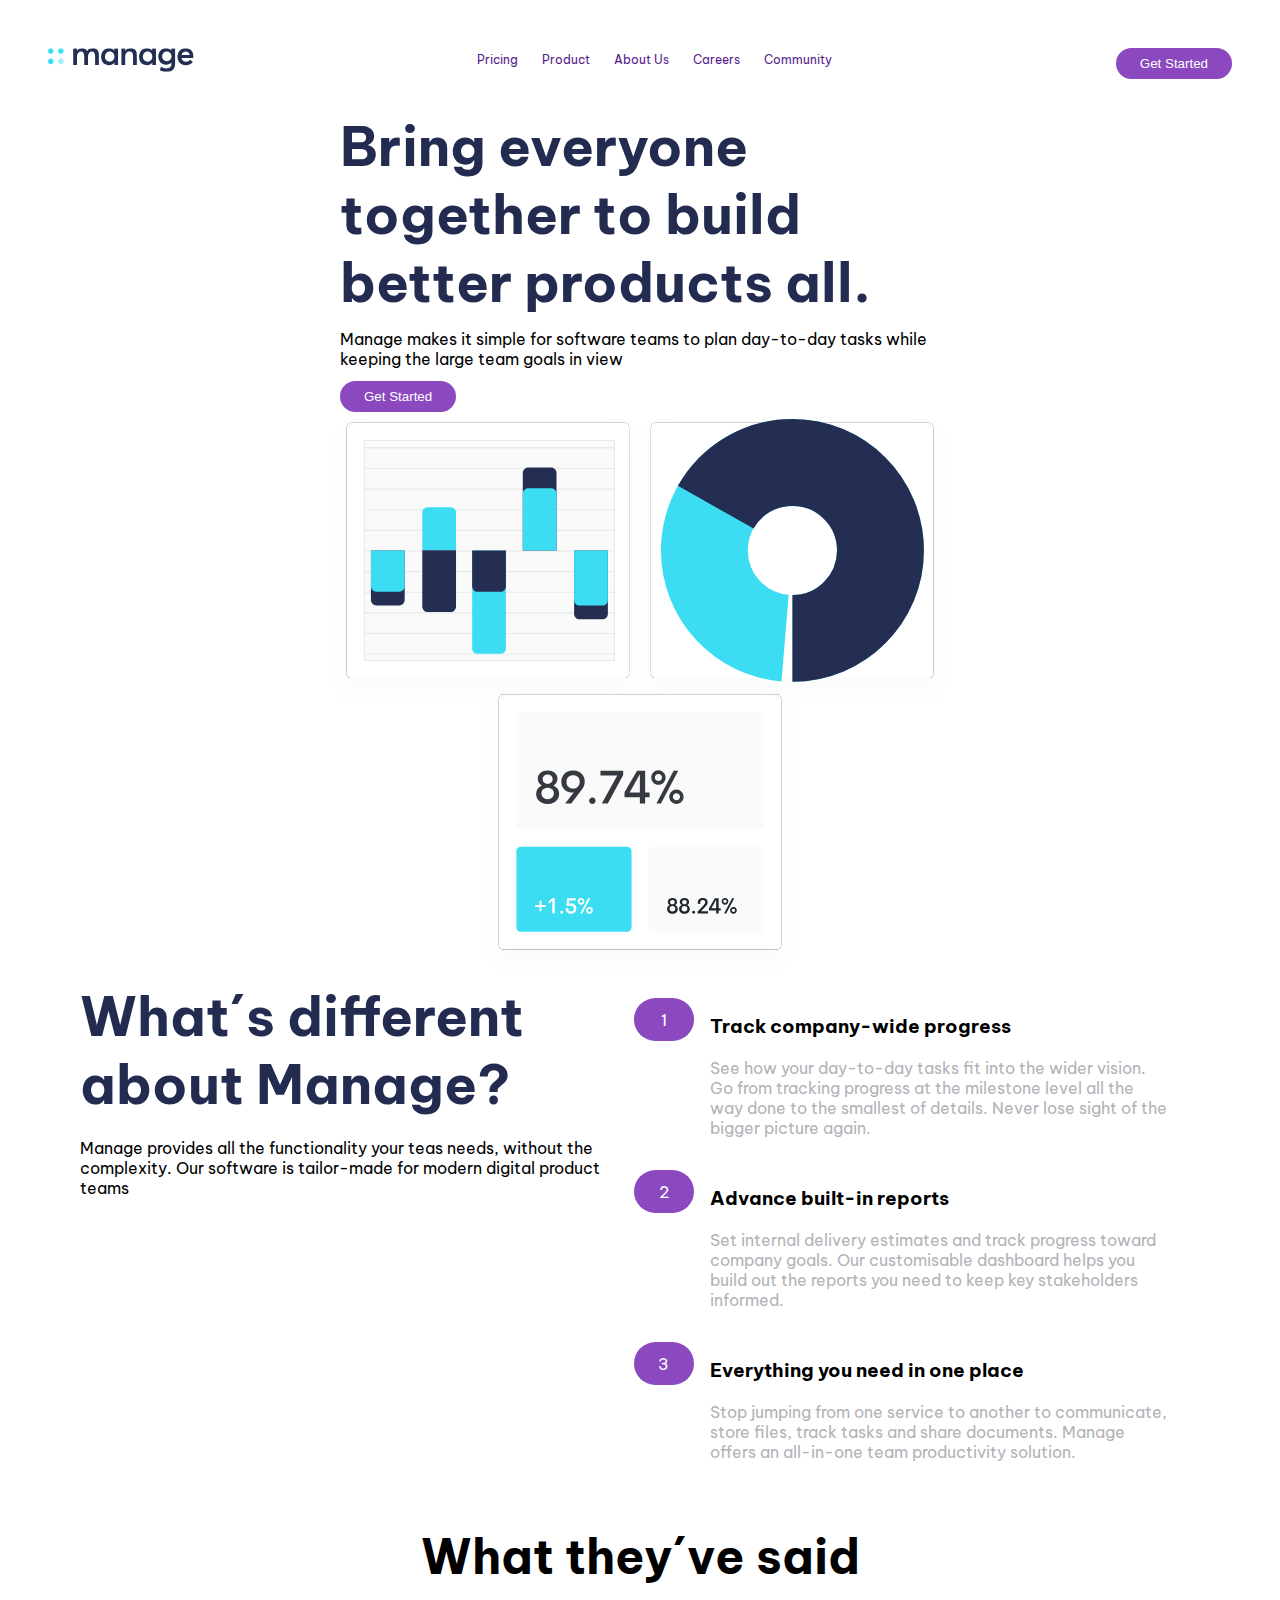
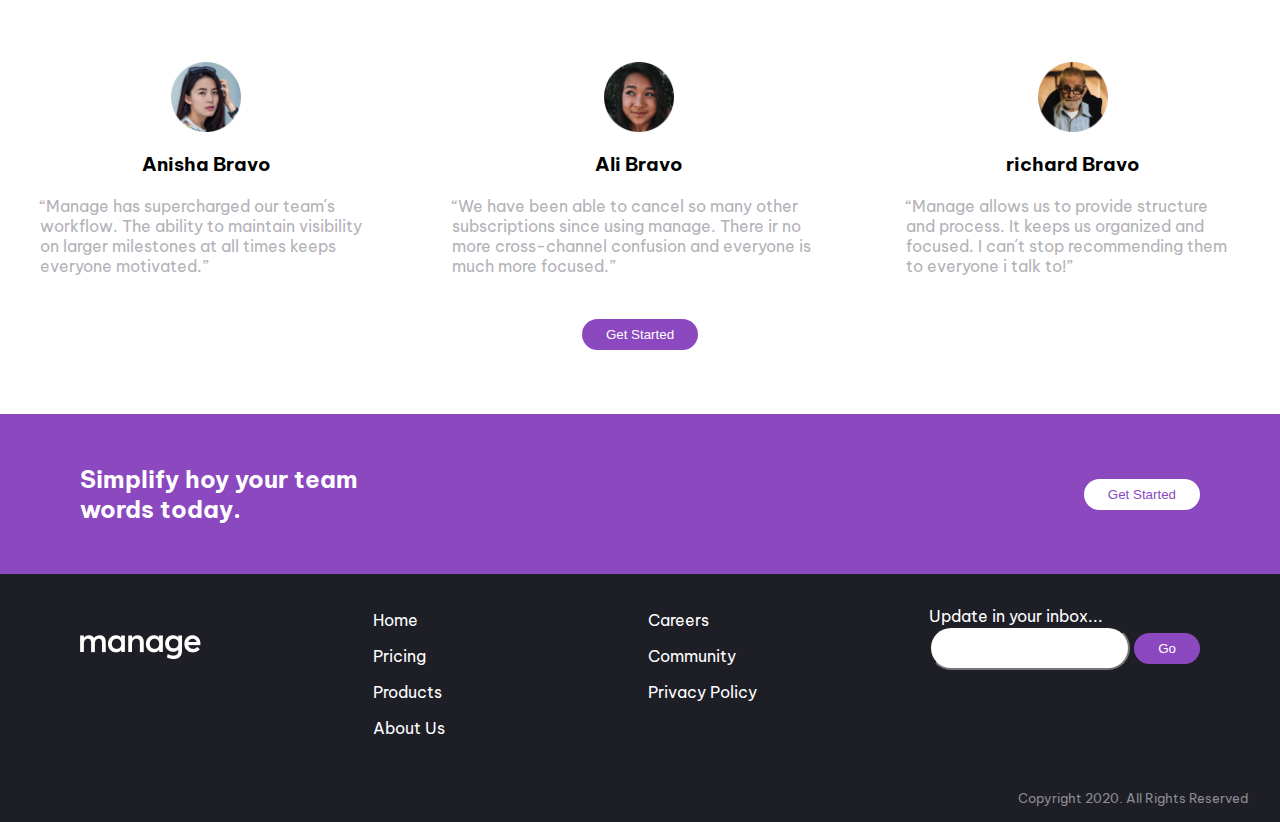
<file: Astrid/index.html>
<!DOCTYPE html>
<html lang="en">
<head>
    <link rel="stylesheet"  href="css/style.css">
    <meta charset="UTF-8">
    <meta http-equiv="X-UA-Compatible" content="IE=edge">
    <meta name="viewport" content="width=device-width, initial-scale=1.0">
    <title>Ospina_Fredy_Front</title>
</head>
<body>
    <header>
        <section class="logo">
            <img src="img/logo.svg" alt="Logo">
        </section>
        <section class="navegacion">
            <nav>
                <a href="">Pricing</a>
                <a href="">Product</a>
                <a href="">About Us</a>
                <a href="">Careers</a>
                <a href="">Community</a>

            </nav>
        </section>
        <section class="boton">
            <button>Get Started</button>
        </section>

        <section class="boton_mobile">
            <i class="fa-solid fa-bars"></i>
        </section>
        

    </header>
    <main>
        <!-- aqui va el primer cuadro con texto y la grafica "Home" -->
        <section class="Home">
            <div class="parte_1_Home">
                <h1>Bring everyone together to build better products all.</h1>
                <p>Manage makes it simple for software teams to plan day-to-day tasks while keeping the large team goals in view </p>
                <button>Get Started</button>
            </div>

            <div class="parte_2_Home">
                <img src="img/ilustration-intro.svg" alt="Ilustracion" class="Grafico">
            </div>
            
        </section>

        <!-- aqui va la seccion sobre nosotros -->
        <section class="Sobre_nosotros">
            <div class="parte_1_Sobre_nosotros">
                <h2>What´s different about Manage? </h2><br>
                <p>Manage provides all the functionality your teas needs, without the complexity. Our software is tailor-made for modern digital product teams</p>
            </div>
            <div class="Parte_2_Sobre_nosotros">
                <article class="texto">
                    <div><p>1</p></div>
                    <div class="parrafos_intermedios"><h3>Track company-wide progress</h3><br><span> See how your day-to-day tasks fit into the wider vision. Go from tracking progress at the milestone level all the way done to the smallest of details. Never lose sight of the bigger picture again.</span></div>
                </article>
                <article class="texto">
                    <div><p>2</p></div>
                    <div class="parrafos_intermedios"><h3>Advance built-in reports</h3><br><span> Set internal delivery estimates and track progress toward company goals. Our customisable dashboard helps you build out the reports you need to keep key stakeholders informed.</span></div>
                </article>
                <article class="texto">
                    <div><p>3</p></div>
                    <div class="parrafos_intermedios"><h3>Everything you need in one place</h3><br><span>Stop jumping from one service to another to communicate, store files, track tasks and share documents. Manage offers an all-in-one team productivity solution.</span></div>
                </article>
            </div>
        </section>
        <!-- aqui va la seccion Testimonios -->
        <h2 class="h2_testimonios">What they´ve said</h2>
        
        <section class="Testimonios">
            
            <article class="testimonios_article1">
                <img src="img/01. avatar-anisha.png" alt="Anisha" width = "70"><br>
                <h3>Anisha Bravo</h3><br>
                <p>“Manage has supercharged our team´s workflow. The ability to maintain visibility on larger milestones at all times keeps everyone motivated.”</p>
            </article>
            <article class="testimonios_article2">
                <img src="img/02. avatar-ali.png" alt="ali" width = "70"><br>
                <h3>Ali Bravo</h3><br>
                <p>“We have been able to cancel so many other subscriptions since using manage. There ir no more cross-channel confusion and everyone is much more focused.”</p>
            </article>
            <article class="testimonios_article3">
                <img src="img/03. avatar-richard.png" alt="richard" width = "70"><br>
                <h3>richard Bravo</h3><br>
                <p>“Manage allows us to provide structure and process. It keeps us organized and focused. I can´t stop recommending them to everyone i talk to!”</p>
            </article>
            
        </section>
        <section class="boton">
            <button>Get Started</button>
        </section>
    </main>
    <footer>
        <!-- aqui van los 2 cuadros finales del figma -->
        <section class="recuadro1">
            <h3>Simplify hoy your team <br> words today.</h3>
            <button>Get Started</button>
        </section>
        <section class="recuadro2">
            <article class="cubo1">
                <div class="logo_pagina">
                    <img src="img/04. logo blanco.png" alt="Logo pagina">
                </div><br>
                <div class="logos_Redes">
                    <a href="https://www.facebook.com/" target ="_blank"><i class="fa-brands fa-square-facebook"></i></a>
                    <a href="https://www.youtube.com/" target="_blank"><i class="fa-brands fa-youtube"></i></a>
                    <a href="https://twitter.com/" target="_blank"><i class="fa-brands fa-twitter"></i></a>
                    <a href="https://www.instagram.com/" target="_blank"><i class="fa-brands fa-square-instagram"></i></a>
                </div>
            </article>
            <article class="cubo2">
                <nav class="nav1">
                   <a href="#">Home</a>
                   <a href="#">Pricing</a>
                   <a href="#">Products</a>
                   <a href="#">About Us</a>
                </nav>
                <nav class="nav2">
                    <a href="#">Careers</a>
                    <a href="#">Community</a>
                    <a href="#">Privacy Policy</a>
                </nav>      
            </article>
            <article class="cubo3">
                <form method="get" action="/Info">
                    <label for="info">Update in your inbox...</label><br>
                    <input type="text" name="Update in your inbox..." id="info">
                    <button type="submit">Go</button>
                </form>
            </article>
        </section>
        <p>Copyright 2020. All Rights Reserved</p>
    </footer>
</body>
</html>
</file>
<file: Astrid/css/style.css>
@import url('https://fonts.googleapis.com/css2?family=Be+Vietnam+Pro&display=swap');

*{box-sizing: border-box;
margin:0;
padding:0}

header{display:flex;
    height: 7rem;
    justify-content: space-between;
    padding:3em;
    font-family: 'Be Vietnam Pro', sans-serif;
    flex-wrap: wrap;
}

header .boton_mobile{display:none}

header .navegacion a{text-decoration: none;
    margin: 10px;
    font-size: 12px;
    cursor:pointer}

button{background-color: #8B48BF;
    color:white;
    padding:.5rem 1.5rem;
    border-radius: 50vh;
    border:none;
    cursor:pointer}

body{font-family: 'Be Vietnam Pro', sans-serif;}

main .Home {display:flex;
    align-items: center;
    flex-wrap: wrap;
    justify-content: space-around;
    padding:0 5rem}

main .parte_1_Home {width:600px;
    height: 300px;
    display:flex;
    flex-direction:column;
    align-items: flex-start;
    justify-content: space-between;}

main .parte_1_Home h1{font-size:6vh;
                    color:#232C50}

main .parte_2_Home{display: flex;
    justify-content: center;
    width: 70vh}

main .parte_2_Home .Grafico{width: 70vh;
        }

main .Sobre_nosotros{display:flex;
    justify-content: space-around;
    padding:0 5rem}

main .Sobre_nosotros .parte_1_Sobre_nosotros{width:600px;
    }

    main .Sobre_nosotros .parte_1_Sobre_nosotros h2{font-size:6vh;
        color:#232C50}

main .Sobre_nosotros .Parte_2_Sobre_nosotros{width:650px;
    }

main .Sobre_nosotros .Parte_2_Sobre_nosotros article {display:flex;
    margin:1rem}

main .Sobre_nosotros .Parte_2_Sobre_nosotros article p {background-color: #8B48BF;
    width:60px;
    height: 43px;
    border-radius: 50vh;
    display:flex;
    justify-content: center;
    align-items: center;
    color:white}

main .Sobre_nosotros .Parte_2_Sobre_nosotros article .parrafos_intermedios{padding:1rem}

main .Sobre_nosotros .Parte_2_Sobre_nosotros article span{color:rgba(179, 178, 183, 1)}

main .h2_testimonios{text-align: center;
    padding:2rem;
    font-size: 3rem;
    }

main .Testimonios{display: flex;
    height: 300px;
    justify-content: space-around;
    align-items: center;
    }

main .Testimonios article{display:flex;
    flex-direction:column;
align-items: center;
padding:0 2.5rem}


main .Testimonios article p{color:rgba(179, 178, 183, 1)}

main .boton{text-align: center;
    margin:0 0 4rem 0}

footer .recuadro1{background-color: rgba(139, 72, 191, 1);
    Height:150px;
    display:flex;
    justify-content: space-between;
    align-items: center;
    padding: 5rem}

footer .recuadro1 h3{color: white;
    font-size: 1.5rem;}

footer .recuadro1 button{background-color: white;
    color:#8B48BF}

footer .recuadro2{background-color: #1E1E26;
    Height:200px;
    display:flex;
    justify-content: space-between;
    align-items: center;
    padding: 5rem}

footer .recuadro2 .cubo1 {display: flex;
    flex-direction: column;
    justify-content: center;
    align-items: center;}

footer .recuadro2 .cubo1 i{color:white;
    font-size: 1.5rem;
    margin: .5rem}

footer .recuadro2 .cubo2{width: 400px;
    display: flex;
    justify-content: space-between;
    }

footer .recuadro2 .nav1{display: flex;
    flex-direction: column;
}

footer .recuadro2 .nav1 a{text-decoration: none;
    color:white;
    margin:.5rem;
    }

footer .recuadro2 .nav2{display: flex;
    flex-direction: column;
}

footer .recuadro2 .nav2 a{text-decoration: none;
    color:white;
    margin:.5rem;
    }

footer .recuadro2 .cubo3{display: flex;
    flex-direction: column;
    height: 200px;
    justify-content: space-between;
    padding: 2rem 0;
}

footer .recuadro2 .cubo3 input{width: 201px;
    height: 44px;
    border-radius: 50vh;}
    
footer .recuadro2 .cubo3 label{color: white;}

footer p{color: #8C8C94;
    font-size: 12.5px;
    background-color: #1E1E26;
    text-align: right;
    padding: 1rem 2rem}

/* aqui se va a configurar la seccion de mobile */ 

@media (max-width : 480px) {
    header {
        width:100vh;
        padding:0 2rem;
        align-items: center;}

    header .navegacion,header .boton {display: none;
        }
    header .boton_mobile{display:block;
        font-size: 2rem;
        text-align: right;}
    
    
    
    main .Home {
        flex-direction: column-reverse;
        width:100vh;
        justify-content: space-between;
        padding: 0;
        }

        main .parte_2_Home{
        width: 100vh;
        height: 400px;
        padding:0;
        justify-content: flex-start;
        }

        main .parte_2_Home .Grafico{
            width: 100vh;
        }
        main .parte_1_Home {
            width:100vh;
            height:27rem;
            justify-content: space-between;
            align-items: center;
            }

        main .parte_1_Home h1{text-align: center;
            width:80vh;
            font-size: 3rem;
            margin:3rem 0 0 0}

        main .parte_1_Home p{text-align: center;
            width:80vh}

    main .Sobre_nosotros{
        flex-direction: column;
        padding:0;
        width: 100vh}

        main .Sobre_nosotros .parte_1_Sobre_nosotros{
            width:100vh;
            margin: 20% 0%;
        }

        main .Sobre_nosotros .parte_1_Sobre_nosotros h2{font-size:3rem;
            text-align: center;
            padding:0 1rem}

        main .Sobre_nosotros .parte_1_Sobre_nosotros p{padding:0 2rem;
            text-align: center;}

        main .Sobre_nosotros .Parte_2_Sobre_nosotros{width:100vh;
        }
        
        main .Sobre_nosotros .Parte_2_Sobre_nosotros article .parrafos_intermedios h3{background-color: rgba(139, 72, 191, 0.3);
            font-size: 1rem;
            }

    main .Testimonios{
        width:100vh;
        margin:5rem 0 0 0}

    main .h2_testimonios{
        width: 100vh;
        text-align: center;
            padding:2rem 0 0 0;
            font-size: 2rem;
            color:#242E53}

    main .Testimonios .testimonios_article1,main .Testimonios .testimonios_article3{display:none}

    main .Testimonios article{
        width: 100vh;}

    main .Testimonios article p{padding:0 2rem;
        text-align: center;}

    main .boton{
        width:100vh;
        text-align: center;
        }
 
    footer .recuadro1{
        width:100vh;
        flex-direction: column-reverse;
        padding:0;
        justify-content: space-around;}

        footer .recuadro1 h3{text-align: center;}
    
    footer .recuadro2{
        flex-direction: column-reverse;
        Height:400px;
        width: 100vh;
        padding:0;
        ;}
    
        footer .recuadro2 .cubo3{padding: 0 0;
            margin:20px 0 0 0
            
        }

        footer .recuadro2 .cubo2{
            width: 340px;
            }

        footer .recuadro2 .cubo1 {
            height: 100px;
            padding:0;
            flex-direction: column-reverse;}
            
    footer p{text-align: center;
        width:100vh}

}
</file>
